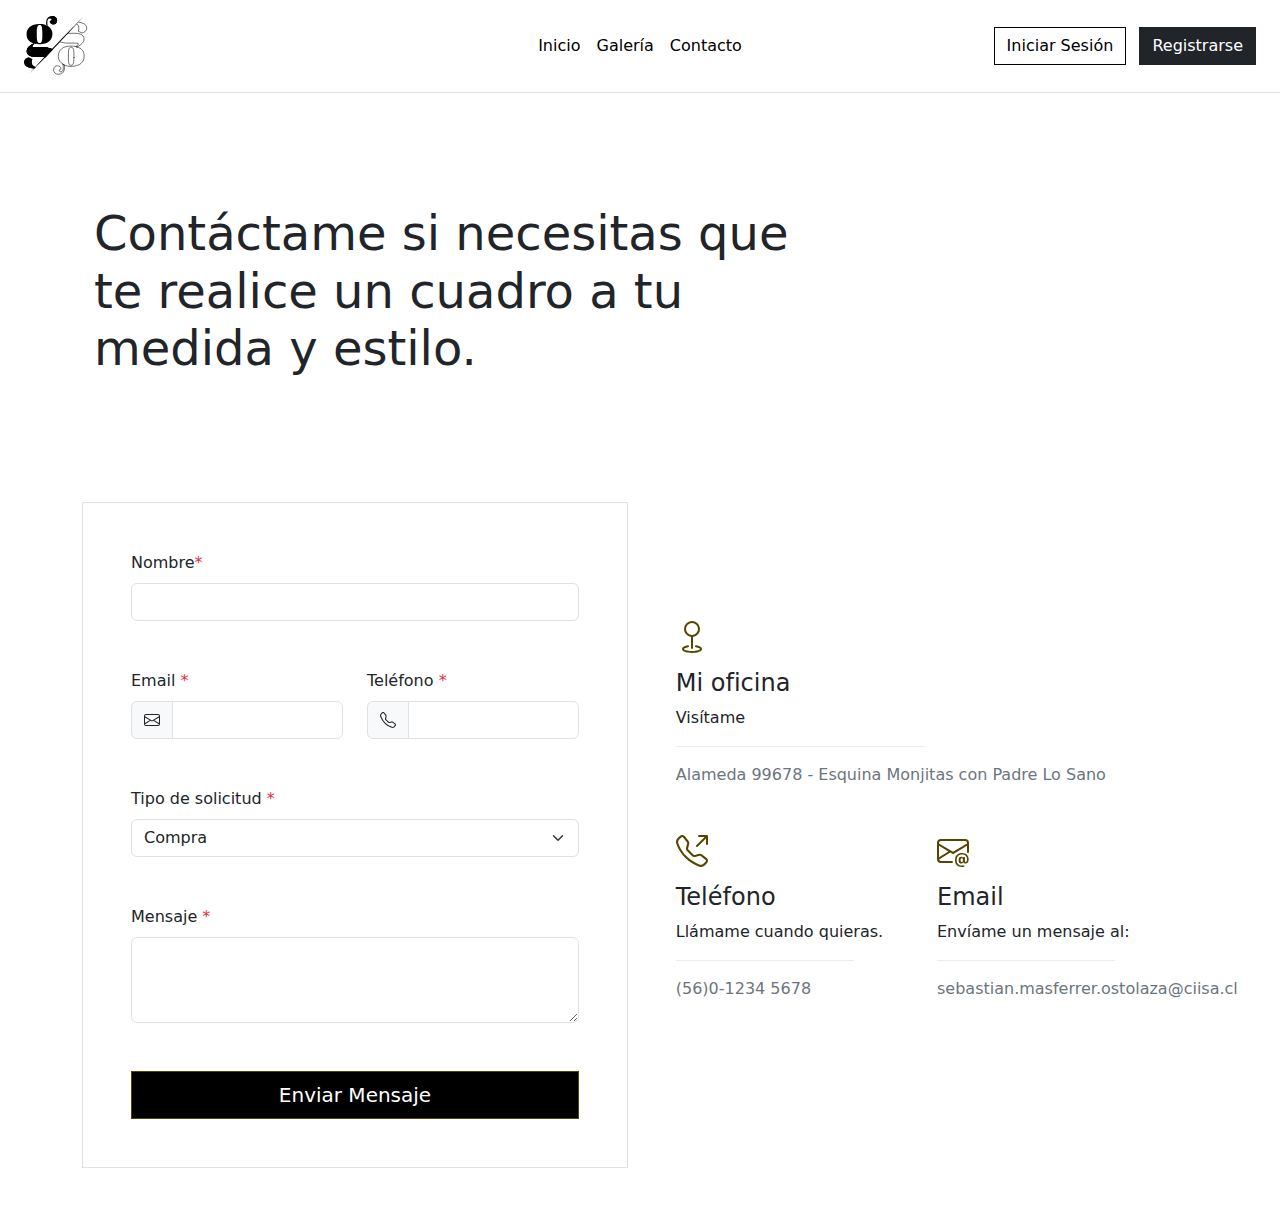
<file: contacto.html>
<!DOCTYPE html>
<html lang="es">

<head>
  <meta charset="UTF-8">
  <meta name="viewport" content="width=device-width, initial-scale=1.0">
  <title>Galería de Arte | Contacto</title>
  <link rel="stylesheet" href="assets/css/bootstrap.css">
  <link rel="stylesheet" href="assets/css/style.css">
</head>

<body>
  <div class="container-flex">
    <header>
      <nav
        class="d-flex p-4 flex-wrap align-items-center justify-content-center justify-content-md-between py-3 border-bottom navbar-fixed-top navbar navbar-default">
        <div class="col-md-3 mb-2 mb-md-0">
          <a class="navbar-brand" href="index.html"><img src="assets/img/logo.svg" alt="logo Galería de Arte"
              height="60px"> </a>
        </div>
        <ul class="nav col-12 col-md-auto mb-2 justify-content-center mb-md-0">
          <li><a href="index.html" class="nav-link px-2">Inicio</a></li>
          <li><a href="galeria.html" class="nav-link px-2">Galería</a></li>
          <li><a href="contacto.html" class="nav-link px-2">Contacto</a></li>
        </ul>
        <div class="col-md-3 text-end">
          <button type="button" class="btn btn-outline-primary me-2">Iniciar Sesión</button>
          <button type="button" class="btn btn-dark">Registrarse</button>
        </div>
      </nav>
    </header>
    <hr class="featurette-divider">
    <section class="py-3 py-md-5 py-xl-8">
      <div class="container">
        <div class="row">
          <div class="col-12 col-md-10 col-lg-8 featurette ">
            <h2 class="display-5 mb-4 mb-md-5 mb-xl-8 p-4">Contáctame si necesitas que te realice un cuadro a tu medida y
              estilo.</h2>
          </div>
        </div>
      </div>

      <div class="container">
        <div class="row gy-4 gy-md-5 gy-lg-0 align-items-md-center">
          <div class="col-12 col-lg-6">
            <div class="border overflow-hidden">
              <form action="#!">
                <div class="row gy-4 gy-xl-5 p-4 p-xl-5">
                  <div class="col-12">
                    <label for="fullname" class="form-label">Nombre<span class="text-danger">*</span></label>
                    <input type="text" class="form-control" id="fullname" name="fullname" value="" required>
                  </div>
                  <div class="col-12 col-md-6">
                    <label for="email" class="form-label">Email <span class="text-danger">*</span></label>
                    <div class="input-group">
                      <span class="input-group-text">
                        <svg xmlns="http://www.w3.org/2000/svg" width="16" height="16" fill="currentColor"
                          class="bi bi-envelope" viewBox="0 0 16 16">
                          <path
                            d="M0 4a2 2 0 0 1 2-2h12a2 2 0 0 1 2 2v8a2 2 0 0 1-2 2H2a2 2 0 0 1-2-2V4Zm2-1a1 1 0 0 0-1 1v.217l7 4.2 7-4.2V4a1 1 0 0 0-1-1H2Zm13 2.383-4.708 2.825L15 11.105V5.383Zm-.034 6.876-5.64-3.471L8 9.583l-1.326-.795-5.64 3.47A1 1 0 0 0 2 13h12a1 1 0 0 0 .966-.741ZM1 11.105l4.708-2.897L1 5.383v5.722Z" />
                        </svg>
                      </span>
                      <input type="email" class="form-control" id="email" name="email" value="" required>
                    </div>
                  </div>
                  <div class="col-12 col-md-6">
                    <label for="phone" class="form-label">Teléfono <span class="text-danger">*</span></label>
                    <div class="input-group">
                      <span class="input-group-text">
                        <svg xmlns="http://www.w3.org/2000/svg" width="16" height="16" fill="currentColor"
                          class="bi bi-telephone" viewBox="0 0 16 16">
                          <path
                            d="M3.654 1.328a.678.678 0 0 0-1.015-.063L1.605 2.3c-.483.484-.661 1.169-.45 1.77a17.568 17.568 0 0 0 4.168 6.608 17.569 17.569 0 0 0 6.608 4.168c.601.211 1.286.033 1.77-.45l1.034-1.034a.678.678 0 0 0-.063-1.015l-2.307-1.794a.678.678 0 0 0-.58-.122l-2.19.547a1.745 1.745 0 0 1-1.657-.459L5.482 8.062a1.745 1.745 0 0 1-.46-1.657l.548-2.19a.678.678 0 0 0-.122-.58L3.654 1.328zM1.884.511a1.745 1.745 0 0 1 2.612.163L6.29 2.98c.329.423.445.974.315 1.494l-.547 2.19a.678.678 0 0 0 .178.643l2.457 2.457a.678.678 0 0 0 .644.178l2.189-.547a1.745 1.745 0 0 1 1.494.315l2.306 1.794c.829.645.905 1.87.163 2.611l-1.034 1.034c-.74.74-1.846 1.065-2.877.702a18.634 18.634 0 0 1-7.01-4.42 18.634 18.634 0 0 1-4.42-7.009c-.362-1.03-.037-2.137.703-2.877L1.885.511z" />
                        </svg>
                      </span>
                      <input type="tel" class="form-control" id="phone" name="phone" value="" required>
                    </div>
                  </div>
                  <div class="col-12">
                    <label for="subject" class="form-label">Tipo de solicitud <span class="text-danger">*</span></label>
                    <Select type="Select" class="form-select" id="subject" name="subject" value="" required>
                      <option value="0">Compra</option>
                      <option value="1">Consulta</option>
                      <option value="2">Venta</option>
                    </Select>
                  </div>
                  <div class="col-12">
                    <label for="message" class="form-label">Mensaje <span class="text-danger">*</span></label>
                    <textarea class="form-control" id="message" name="message" rows="3" required></textarea>
                  </div>
                  <div class="col-12">
                    <div class="d-grid">
                      <button class="btn btn-primary btn-lg" type="submit">Enviar Mensaje</button>
                    </div>
                  </div>
                </div>
              </form>

            </div>
          </div>
          <div class="col-12 col-lg-6">
            <div class="row justify-content-xl-center">
              <div class="col-12 col-xl-11">
                <div class="mb-4 mb-md-5">
                  <div class="mb-3 text-primary">
                    <svg xmlns="http://www.w3.org/2000/svg" width="32" height="32" fill="currentColor" class="bi bi-geo"
                      viewBox="0 0 16 16">
                      <path fill-rule="evenodd"
                        d="M8 1a3 3 0 1 0 0 6 3 3 0 0 0 0-6zM4 4a4 4 0 1 1 4.5 3.969V13.5a.5.5 0 0 1-1 0V7.97A4 4 0 0 1 4 3.999zm2.493 8.574a.5.5 0 0 1-.411.575c-.712.118-1.28.295-1.655.493a1.319 1.319 0 0 0-.37.265.301.301 0 0 0-.057.09V14l.002.008a.147.147 0 0 0 .016.033.617.617 0 0 0 .145.15c.165.13.435.27.813.395.751.25 1.82.414 3.024.414s2.273-.163 3.024-.414c.378-.126.648-.265.813-.395a.619.619 0 0 0 .146-.15.148.148 0 0 0 .015-.033L12 14v-.004a.301.301 0 0 0-.057-.09 1.318 1.318 0 0 0-.37-.264c-.376-.198-.943-.375-1.655-.493a.5.5 0 1 1 .164-.986c.77.127 1.452.328 1.957.594C12.5 13 13 13.4 13 14c0 .426-.26.752-.544.977-.29.228-.68.413-1.116.558-.878.293-2.059.465-3.34.465-1.281 0-2.462-.172-3.34-.465-.436-.145-.826-.33-1.116-.558C3.26 14.752 3 14.426 3 14c0-.599.5-1 .961-1.243.505-.266 1.187-.467 1.957-.594a.5.5 0 0 1 .575.411z" />
                    </svg>
                  </div>
                  <div>
                    <h4 class="mb-2">Mi oficina</h4>
                    <p class="mb-2">Visítame</p>
                    <hr class="w-50 mb-3 border-dark-subtle">
                    <address class="m-0 text-secondary">Alameda 99678 - Esquina Monjitas con Padre Lo Sano</address>
                  </div>
                </div>
                <div class="row mb-sm-4 mb-md-5">
                  <div class="col-12 col-sm-6">
                    <div class="mb-4 mb-sm-0">
                      <div class="mb-3 text-primary">
                        <svg xmlns="http://www.w3.org/2000/svg" width="32" height="32" fill="currentColor"
                          class="bi bi-telephone-outbound" viewBox="0 0 16 16">
                          <path
                            d="M3.654 1.328a.678.678 0 0 0-1.015-.063L1.605 2.3c-.483.484-.661 1.169-.45 1.77a17.568 17.568 0 0 0 4.168 6.608 17.569 17.569 0 0 0 6.608 4.168c.601.211 1.286.033 1.77-.45l1.034-1.034a.678.678 0 0 0-.063-1.015l-2.307-1.794a.678.678 0 0 0-.58-.122l-2.19.547a1.745 1.745 0 0 1-1.657-.459L5.482 8.062a1.745 1.745 0 0 1-.46-1.657l.548-2.19a.678.678 0 0 0-.122-.58L3.654 1.328zM1.884.511a1.745 1.745 0 0 1 2.612.163L6.29 2.98c.329.423.445.974.315 1.494l-.547 2.19a.678.678 0 0 0 .178.643l2.457 2.457a.678.678 0 0 0 .644.178l2.189-.547a1.745 1.745 0 0 1 1.494.315l2.306 1.794c.829.645.905 1.87.163 2.611l-1.034 1.034c-.74.74-1.846 1.065-2.877.702a18.634 18.634 0 0 1-7.01-4.42 18.634 18.634 0 0 1-4.42-7.009c-.362-1.03-.037-2.137.703-2.877L1.885.511zM11 .5a.5.5 0 0 1 .5-.5h4a.5.5 0 0 1 .5.5v4a.5.5 0 0 1-1 0V1.707l-4.146 4.147a.5.5 0 0 1-.708-.708L14.293 1H11.5a.5.5 0 0 1-.5-.5z" />
                        </svg>
                      </div>
                      <div>
                        <h4 class="mb-2">Teléfono</h4>
                        <p class="mb-2">Llámame cuando quieras.</p>
                        <hr class="w-75 mb-3 border-dark-subtle">
                        <p class="mb-0">
                          <a class="link-secondary text-decoration-none" href="tel:+15057922430">(56)0-1234 5678</a>
                        </p>
                      </div>
                    </div>
                  </div>
                  <div class="col-12 col-sm-6">
                    <div class="mb-4 mb-sm-0">
                      <div class="mb-3 text-primary">
                        <svg xmlns="http://www.w3.org/2000/svg" width="32" height="32" fill="currentColor"
                          class="bi bi-envelope-at" viewBox="0 0 16 16">
                          <path
                            d="M2 2a2 2 0 0 0-2 2v8.01A2 2 0 0 0 2 14h5.5a.5.5 0 0 0 0-1H2a1 1 0 0 1-.966-.741l5.64-3.471L8 9.583l7-4.2V8.5a.5.5 0 0 0 1 0V4a2 2 0 0 0-2-2H2Zm3.708 6.208L1 11.105V5.383l4.708 2.825ZM1 4.217V4a1 1 0 0 1 1-1h12a1 1 0 0 1 1 1v.217l-7 4.2-7-4.2Z" />
                          <path
                            d="M14.247 14.269c1.01 0 1.587-.857 1.587-2.025v-.21C15.834 10.43 14.64 9 12.52 9h-.035C10.42 9 9 10.36 9 12.432v.214C9 14.82 10.438 16 12.358 16h.044c.594 0 1.018-.074 1.237-.175v-.73c-.245.11-.673.18-1.18.18h-.044c-1.334 0-2.571-.788-2.571-2.655v-.157c0-1.657 1.058-2.724 2.64-2.724h.04c1.535 0 2.484 1.05 2.484 2.326v.118c0 .975-.324 1.39-.639 1.39-.232 0-.41-.148-.41-.42v-2.19h-.906v.569h-.03c-.084-.298-.368-.63-.954-.63-.778 0-1.259.555-1.259 1.4v.528c0 .892.49 1.434 1.26 1.434.471 0 .896-.227 1.014-.643h.043c.118.42.617.648 1.12.648Zm-2.453-1.588v-.227c0-.546.227-.791.573-.791.297 0 .572.192.572.708v.367c0 .573-.253.744-.564.744-.354 0-.581-.215-.581-.8Z" />
                        </svg>
                      </div>
                      <div>
                        <h4 class="mb-2">Email</h4>
                        <p class="mb-2">Envíame un mensaje al:</p>
                        <hr class="w-75 mb-3 border-dark-subtle">
                        <p class="mb-0">
                          <a class="link-secondary text-decoration-none"
                            href="mailto:demo@yourdomain.com">sebastian.masferrer.ostolaza@ciisa.cl</a>
                        </p>
                      </div>
                    </div>
                  </div>
                </div>
                <div>
                </div>
              </div>
            </div>
          </div>
        </div>
      </div>
    </section>
  </div>
</body>

</html>
</file>
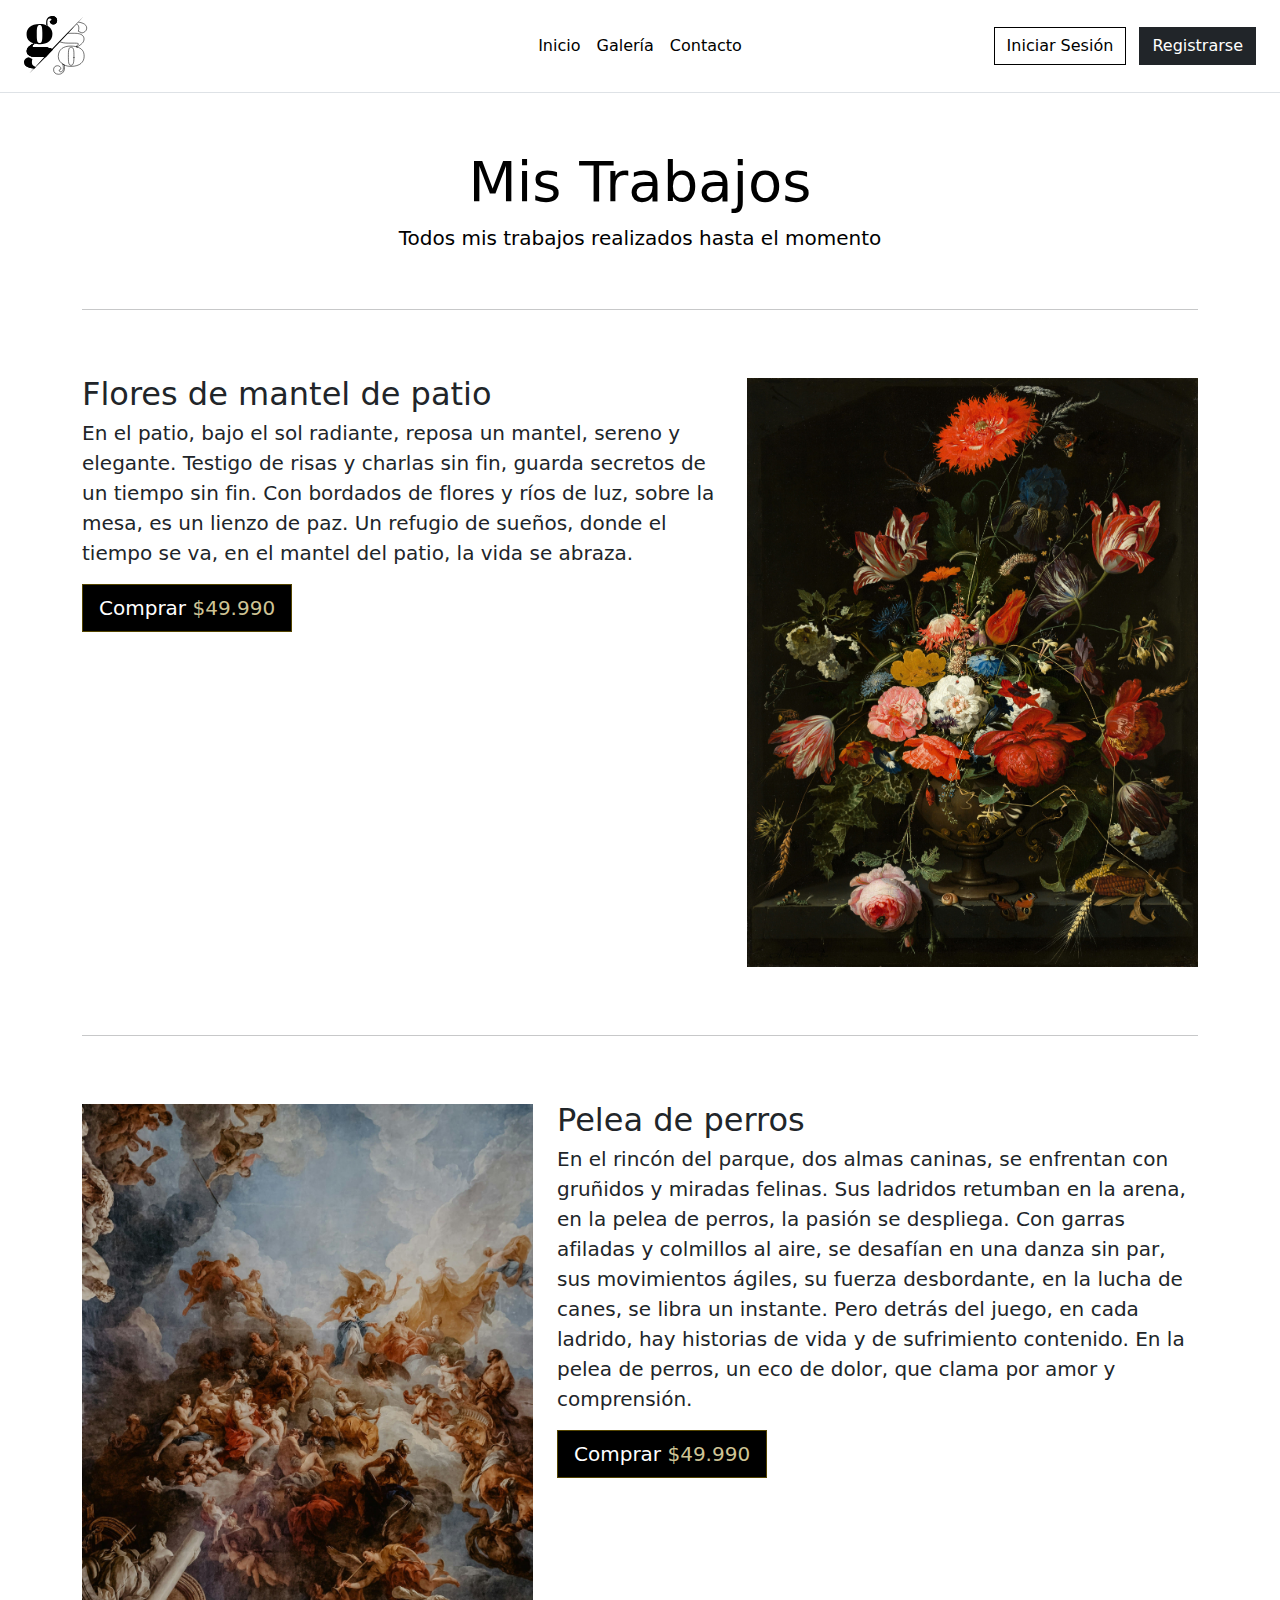
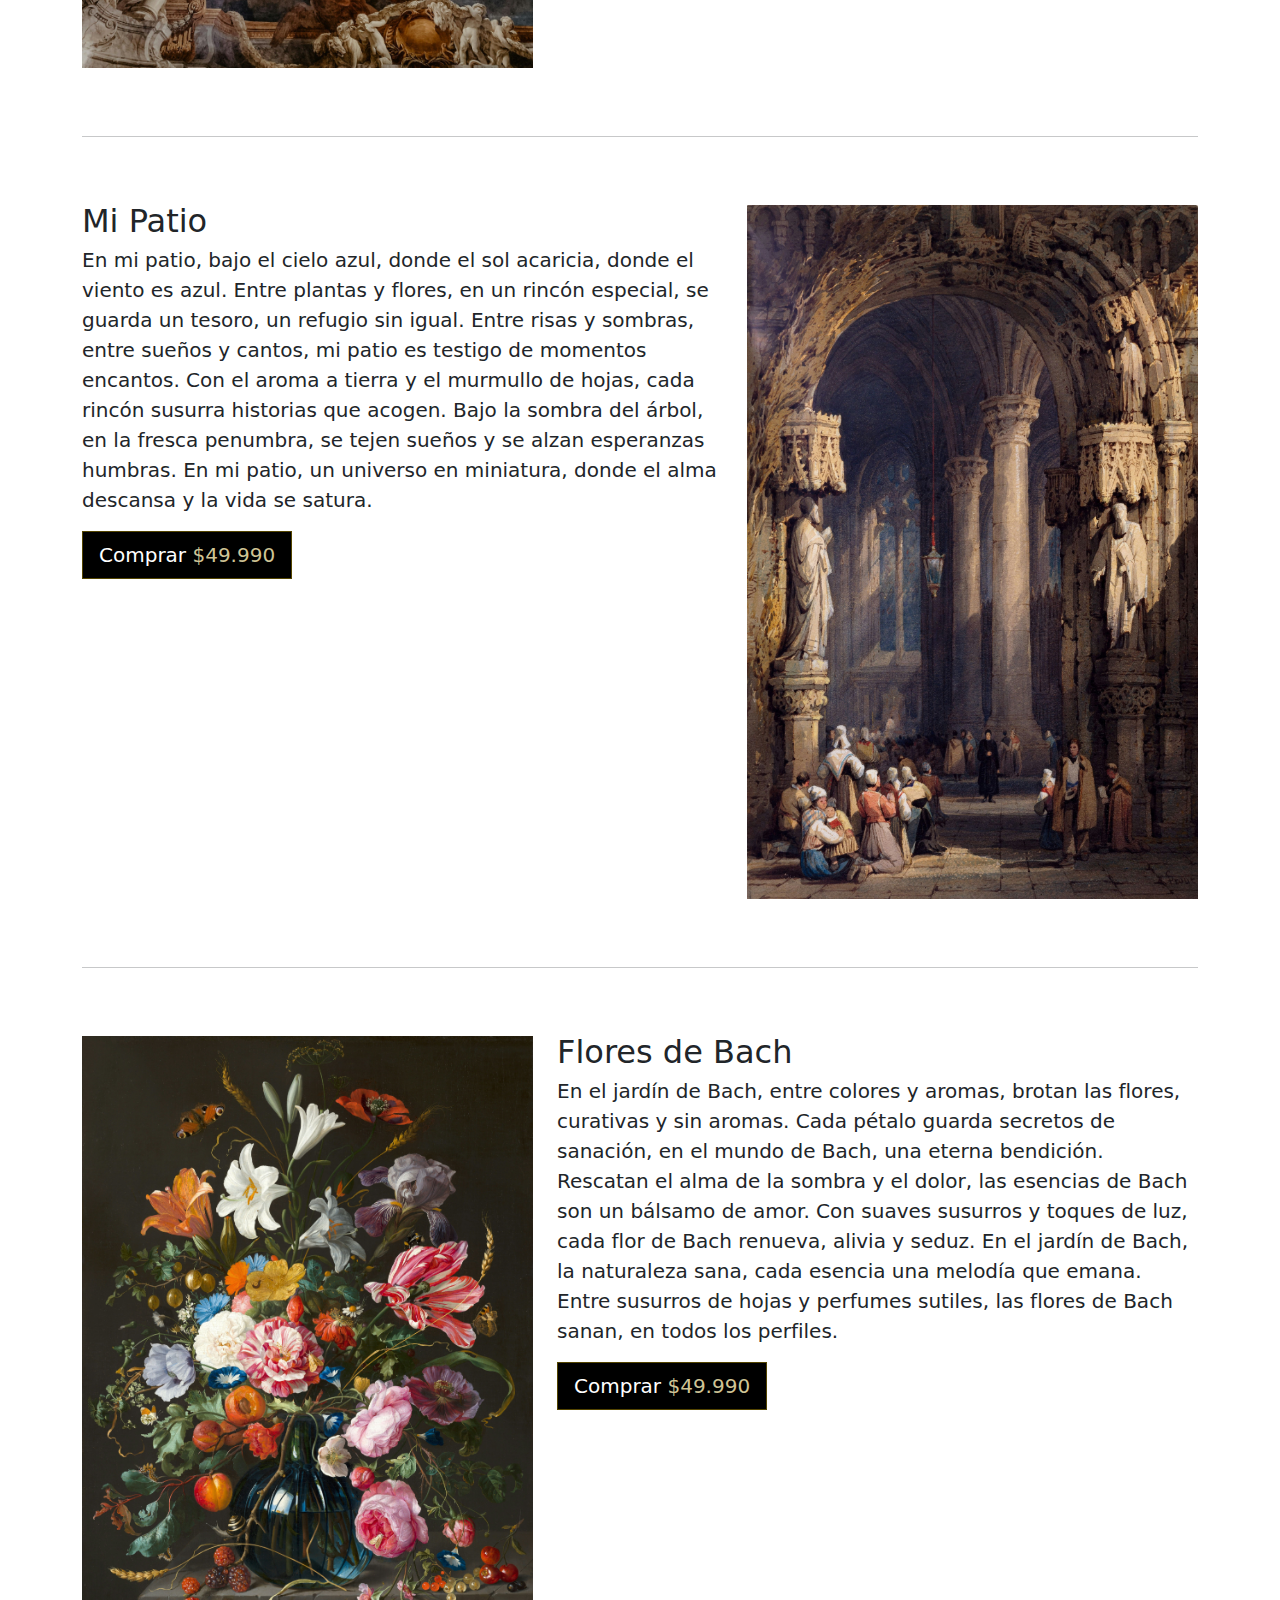
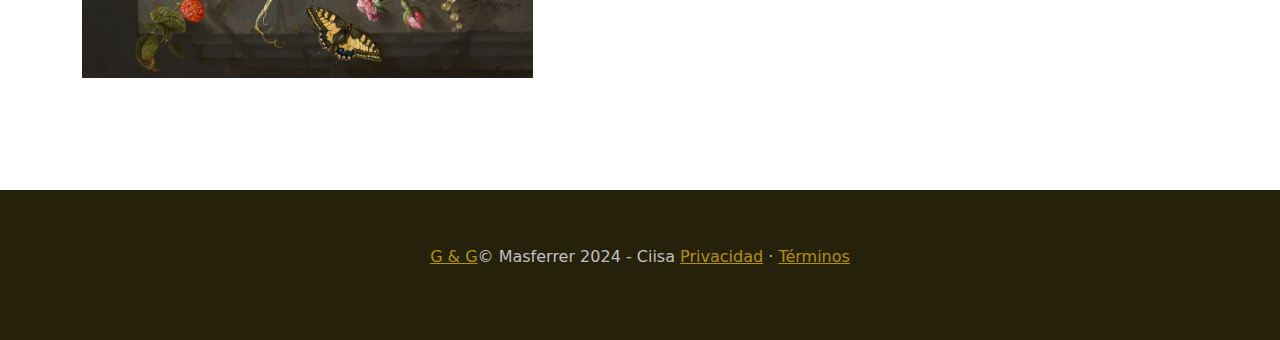
<file: galeria.html>
<!DOCTYPE html>
<html lang="es">

<head>
  <meta charset="UTF-8">
  <meta name="viewport" content="width=device-width, initial-scale=1.0">
  <title>Galería de Arte | Galería</title>
  <link rel="stylesheet" href="assets/css/bootstrap.css">
  <link rel="stylesheet" href="assets/css/style.css">
</head>

<body>
  <div class="container-flex">
    <header>
      <nav
        class="d-flex p-4 flex-wrap align-items-center justify-content-center justify-content-md-between py-3 border-bottom navbar-fixed-top navbar navbar-default">
        <div class="col-md-3 mb-2 mb-md-0">
          <a class="navbar-brand" href="index.html"><img src="assets/img/logo.svg" alt="logo Galería de Arte"
              height="60px"> </a>
        </div>
        <ul class="nav col-12 col-md-auto mb-2 justify-content-center mb-md-0">
          <li><a href="index.html" class="nav-link px-2">Inicio</a></li>
          <li><a href="galeria.html" class="nav-link px-2">Galería</a></li>
          <li><a href="contacto.html" class="nav-link px-2">Contacto</a></li>
        </ul>
        <div class="col-md-3 text-end">
          <button type="button" class="btn btn-outline-primary me-2">Iniciar Sesión</button>
          <button type="button" class="btn btn-dark">Registrarse</button>
        </div>
      </nav>
    </header>
    <main class="galeria">
      <div class="container marketing gallery-content">
        <div class="pricing-header mt-5 mb-6 pb-md-4 mx-auto text-center">
          <h1 class="display-4 fw-normal text-body-emphasis">Mis Trabajos</h1>
          <p class="fs-5 text-body-emphasis">Todos mis trabajos realizados hasta el momento</p>
        </div>

        <hr class="featurette-divider">

        <div class="row featurette">
          <div class="col-md-7">
            <h2 class="featurette-heading fw-normal lh-1">Flores de mantel de patio</h2>
            <p class="lead">
              En el patio, bajo el sol radiante,
              reposa un mantel, sereno y elegante.
              Testigo de risas y charlas sin fin,
              guarda secretos de un tiempo sin fin.

              Con bordados de flores y ríos de luz,
              sobre la mesa, es un lienzo de paz.
              Un refugio de sueños, donde el tiempo se va,
              en el mantel del patio, la vida se abraza.</p>
              <button class="btn btn-primary btn-lg">Comprar <span class="text-body-secondary">$49.990</span></button>
              
          </div>
          <div class="col-md-5">
            <img src="assets/img/gallery/1.jpeg" alt="Imagen de pintura de flores de mantel">
          </div>
        </div>

        <hr class="featurette-divider">

        <div class="row featurette">
          <div class="col-md-7 order-md-2">
            <h2 class="featurette-heading fw-normal lh-1">Pelea de perros</h2>
            <p class="lead">En el rincón del parque, dos almas caninas,
              se enfrentan con gruñidos y miradas felinas.
              Sus ladridos retumban en la arena,
              en la pelea de perros, la pasión se despliega.

              Con garras afiladas y colmillos al aire,
              se desafían en una danza sin par,
              sus movimientos ágiles, su fuerza desbordante,
              en la lucha de canes, se libra un instante.

              Pero detrás del juego, en cada ladrido,
              hay historias de vida y de sufrimiento contenido.
              En la pelea de perros, un eco de dolor,
              que clama por amor y comprensión.</p>
              <button class="btn btn-primary btn-lg">Comprar <span class="text-body-secondary">$49.990</span></button>
          </div>
          <div class="col-md-5 order-md-1">
            <img src="assets/img/gallery/2.jpeg" alt="Imagen de pintura de pelea de perros">
          </div>
        </div>

        <hr class="featurette-divider">

        <div class="row featurette">
          <div class="col-md-7">
            <h2 class="featurette-heading fw-normal lh-1">Mi Patio </h2>
            <p class="lead">En mi patio, bajo el cielo azul,
              donde el sol acaricia, donde el viento es azul.
              Entre plantas y flores, en un rincón especial,
              se guarda un tesoro, un refugio sin igual.

              Entre risas y sombras, entre sueños y cantos,
              mi patio es testigo de momentos encantos.
              Con el aroma a tierra y el murmullo de hojas,
              cada rincón susurra historias que acogen.

              Bajo la sombra del árbol, en la fresca penumbra,
              se tejen sueños y se alzan esperanzas humbras.
              En mi patio, un universo en miniatura,
              donde el alma descansa y la vida se satura.</p>
              <button class="btn btn-primary btn-lg">Comprar <span class="text-body-secondary">$49.990</span></button>
          </div>
          <div class="col-md-5">
            <img src="assets/img/gallery/3.jpeg" alt="Imagen de pintura de mi patio">
          </div>
        </div>

        <hr class="featurette-divider">

        <div class="row featurette">
          <div class="col-md-7 order-md-2">
            <h2 class="featurette-heading fw-normal lh-1">Flores de Bach</h2>
            <p class="lead">En el jardín de Bach, entre colores y aromas,
              brotan las flores, curativas y sin aromas.
              Cada pétalo guarda secretos de sanación,
              en el mundo de Bach, una eterna bendición.

              Rescatan el alma de la sombra y el dolor,
              las esencias de Bach son un bálsamo de amor.
              Con suaves susurros y toques de luz,
              cada flor de Bach renueva, alivia y seduz.

              En el jardín de Bach, la naturaleza sana,
              cada esencia una melodía que emana.
              Entre susurros de hojas y perfumes sutiles,
              las flores de Bach sanan, en todos los perfiles.</p>
              <button class="btn btn-primary btn-lg">Comprar <span class="text-body-secondary">$49.990</span></button>
          </div>
          <div class="col-md-5 order-md-1">
            <img src="assets/img/gallery/4.jpeg" alt="Imagen de pintura de flores de Bach">
          </div>
        </div>
      </div>

      <footer class="container-fluid">
        <p class="float-end"><a href="#">G & G </a></p>
        <p> © Masferrer 2024 - Ciisa <a href="#">Privacidad</a> · <a href="#">Términos</a></p>
      </footer>
    </main>
  </div>
</body>

</html>
</file>
<file: assets/css/style.css>
/* Estilos globales */
body {
    background-color: rgb(255, 255, 255);
    padding-top: 3rem;
}

/* Estilos Responsivos */
@media (max-width: 1250px) {
    body {
        padding-top: 7rem;
    }
  }

/* Estilo de Botones*/
.btn {
    border-radius: 0;
}

.btn-primary {
    background-color: #000;
    color: white;
    border-color: #544500;
}

.btn-primary:hover {
    background-color: #544500;
    border-color: #544500;
    color: white;
}

.btn-outline-primary {
    --bs-btn-color: rgb(0, 0, 0);
    --bs-btn-border-color: black;
    --bs-btn-hover-color: #fff;
    --bs-btn-hover-bg: #544500;
    --bs-btn-hover-border-color: black;
    --bs-btn-focus-shadow-rgb: 13, 110, 253;
    --bs-btn-active-color: #fff;
    --bs-btn-active-bg: black;
    --bs-btn-active-border-color: black;
    --bs-btn-active-shadow: inset 0 3px 5px rgba(0, 0, 0, 0.125);
    --bs-btn-disabled-color: black;
    --bs-btn-disabled-bg: transparent;
    --bs-btn-disabled-border-color: black;
    --bs-gradient: none;
}

.text-primary {
    --bs-text-opacity: 1;
    color: #544500 !important;
}

/* Cabecera */
/*** Estilo para el menu ***/

.nav-link{
    color: #000;
}

.nav-link:hover {
    color: #544500;
}

.link-dark {
    color: green;
}

/* Página de Inicio */
.bg-home {
    height: 100vh;
    background-image: url("../img/gallery/background-home.jpeg");
    background-size: cover;
    background-repeat: no-repeat;
}

.carousel-caption {
    position: absolute;
    right: 15%;
    left: 15%;
    padding: 1.25rem;
    border-radius: 8px;
    color: #fff;
    text-align: left;
    background: #4b300387;
}

.carousel-caption h1 {
    font-size: 64px;
}

header {
    position: fixed;
    top:0;
    z-index: 1;
    width: 100%;
    background-color: #fff;
}

/* Página galería */
.gallery-content {
    margin-top: 100px;
}

.text-body-secondary {
    --bs-text-opacity: 0;
    color: #cfc495 !important;
}

.featurette {
    padding: 3.25rem 0;
}

.galeria img {
    width: 100%;
}

/* Footer */
footer {
    margin: 60px 0 0 0;
    background-color: #26210b;
    height: 150px;
    display: flex;
    justify-content: center;
    align-items: center;
    color: rgb(192, 192, 192);
}

footer a {
    color: #b29201;
}
</file>
